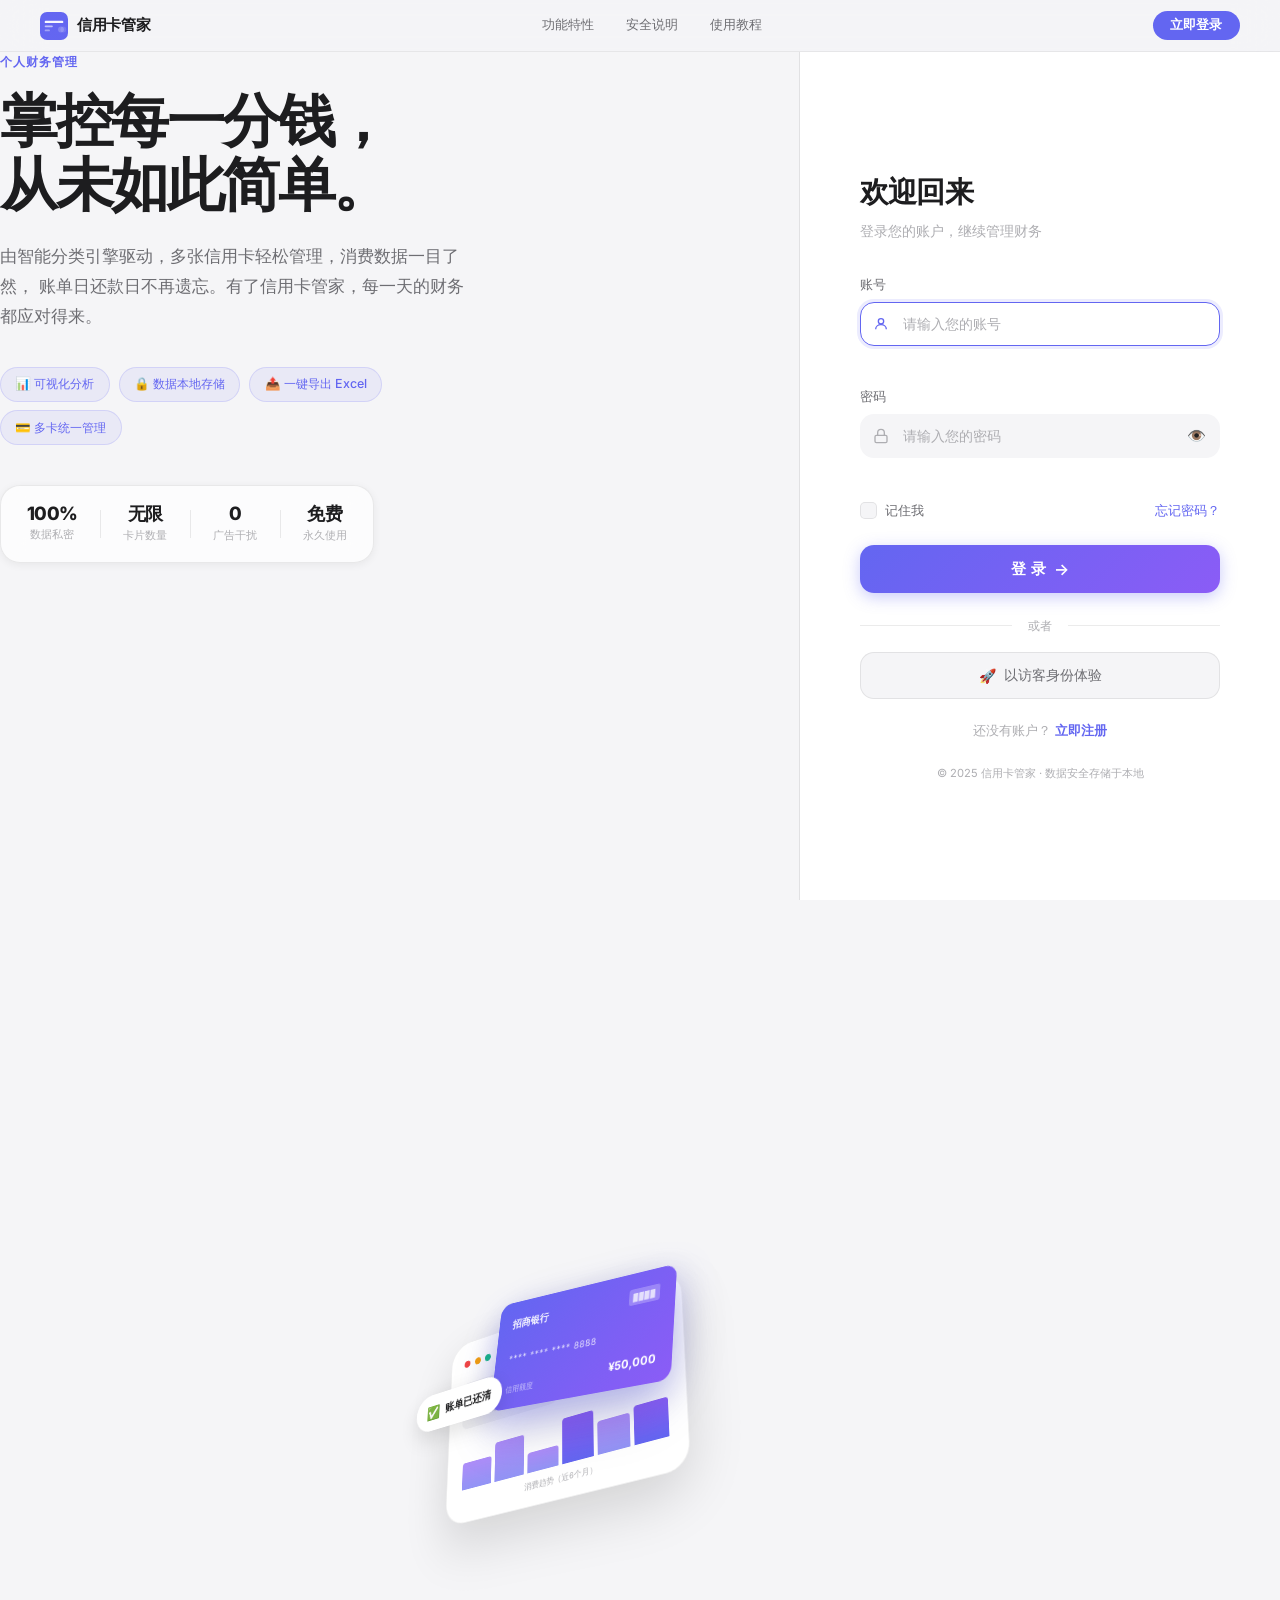
<file: login.html>
<!DOCTYPE html>
<html lang="zh-CN">

<head>
    <meta charset="UTF-8">
    <meta name="viewport" content="width=device-width, initial-scale=1.0">
    <title>登录 - 信用卡管家</title>
    <meta name="description" content="登录信用卡管家，智能管理您的信用卡与消费记录">
    <link rel="preconnect" href="https://fonts.googleapis.com">
    <link rel="preconnect" href="https://fonts.gstatic.com" crossorigin>
    <link href="https://fonts.googleapis.com/css2?family=Inter:wght@300;400;500;600;700;800;900&display=swap" rel="stylesheet">
    <link rel="stylesheet" href="css/login.css">
</head>

<body>

    <!-- 顶部导航栏 -->
    <nav class="top-nav">
        <div class="nav-logo">
            <svg width="28" height="28" viewBox="0 0 48 48" fill="none">
                <rect width="48" height="48" rx="12" fill="url(#navG)"/>
                <rect x="8" y="15" width="32" height="4" rx="2" fill="white" opacity="0.95"/>
                <rect x="8" y="23" width="14" height="3" rx="1.5" fill="white" opacity="0.6"/>
                <rect x="8" y="30" width="9" height="3" rx="1.5" fill="white" opacity="0.4"/>
                <circle cx="36" cy="30" r="5" fill="white" opacity="0.2"/>
                <circle cx="40" cy="30" r="5" fill="white" opacity="0.12"/>
                <defs>
                    <linearGradient id="navG" x1="0" y1="0" x2="48" y2="48">
                        <stop stop-color="#6366f1"/><stop offset="1" stop-color="#8b5cf6"/>
                    </linearGradient>
                </defs>
            </svg>
            <span>信用卡管家</span>
        </div>
        <div class="nav-links">
            <a href="#">功能特性</a>
            <a href="#">安全说明</a>
            <a href="#">使用教程</a>
        </div>
        <button class="nav-cta" id="nav-login-btn">立即登录</button>
    </nav>

    <!-- 主体：左右分栏 -->
    <div class="page-layout">

        <!-- 左侧：Hero 内容区（Apple 风格） -->
        <div class="hero-section">
            <div class="hero-inner">

                <p class="hero-eyebrow">个人财务管理</p>
                <h1 class="hero-title">掌控每一分钱，<br>从未如此简单。</h1>
                <p class="hero-body">
                    由智能分类引擎驱动，多张信用卡轻松管理，消费数据一目了然，
                    账单日还款日不再遗忘。有了信用卡管家，每一天的财务都应对得来。
                </p>

                <!-- 功能标签 -->
                <div class="hero-pills">
                    <span class="pill">📊 可视化分析</span>
                    <span class="pill">🔒 数据本地存储</span>
                    <span class="pill">📤 一键导出 Excel</span>
                    <span class="pill">💳 多卡统一管理</span>
                </div>

                <!-- 数据条 -->
                <div class="hero-stats">
                    <div class="stat-item">
                        <span class="stat-num">100%</span>
                        <span class="stat-txt">数据私密</span>
                    </div>
                    <div class="stat-divider"></div>
                    <div class="stat-item">
                        <span class="stat-num">无限</span>
                        <span class="stat-txt">卡片数量</span>
                    </div>
                    <div class="stat-divider"></div>
                    <div class="stat-item">
                        <span class="stat-num">0</span>
                        <span class="stat-txt">广告干扰</span>
                    </div>
                    <div class="stat-divider"></div>
                    <div class="stat-item">
                        <span class="stat-num">免费</span>
                        <span class="stat-txt">永久使用</span>
                    </div>
                </div>

            </div>

            <!-- 装饰：浮动卡片 UI 预览（Apple 产品图风格） -->
            <div class="hero-visual">
                <div id="scroll-rotator">
                    <div class="ui-card-float ui-card-main">
                        <div class="ui-card-header">
                            <div class="ui-card-dot" style="background:#ef4444"></div>
                            <div class="ui-card-dot" style="background:#f59e0b"></div>
                            <div class="ui-card-dot" style="background:#10b981"></div>
                            <span class="ui-card-title">仪表盘</span>
                        </div>
                        <div class="ui-stats-row">
                            <div class="ui-stat-block">
                                <span class="ui-stat-val">¥24,800</span>
                                <span class="ui-stat-lbl">总信用额度</span>
                            </div>
                            <div class="ui-stat-block ui-accent">
                                <span class="ui-stat-val">¥3,260</span>
                                <span class="ui-stat-lbl">本月消费</span>
                            </div>
                        </div>
                        <div class="ui-bar-chart">
                            <div class="ui-bar" style="height:55%; background: linear-gradient(to top,#6366f1,#8b5cf6)"></div>
                            <div class="ui-bar" style="height:80%; background: linear-gradient(to top,#6366f1,#8b5cf6)"></div>
                            <div class="ui-bar" style="height:40%; background: linear-gradient(to top,#6366f1,#8b5cf6)"></div>
                            <div class="ui-bar" style="height:90%; background: linear-gradient(to top,#6366f1,#8b5cf6); opacity:1"></div>
                            <div class="ui-bar" style="height:65%; background: linear-gradient(to top,#6366f1,#8b5cf6)"></div>
                            <div class="ui-bar" style="height:75%; background: linear-gradient(to top,#6366f1,#8b5cf6)"></div>
                        </div>
                        <div class="ui-label">消费趋势（近6个月）</div>
                    </div>

                    <div class="ui-card-float ui-card-secondary">
                        <div class="ui-credit-card">
                            <div class="uicc-top">
                                <span class="uicc-bank">招商银行</span>
                                <div class="uicc-chip">████</div>
                            </div>
                            <div class="uicc-num">**** **** **** 8888</div>
                            <div class="uicc-bottom">
                                <span class="uicc-lbl">信用额度</span>
                                <span class="uicc-val">¥50,000</span>
                            </div>
                        </div>
                    </div>

                    <div class="ui-card-float ui-card-badge">
                        <span class="badge-icon">✅</span>
                        <span class="badge-txt">账单已还清</span>
                    </div>
                </div>
            </div>
        </div>

        <!-- 右侧：登录表单（固定） -->
        <div class="form-panel">
            <div class="login-card">
                <div class="login-header">
                    <h2 class="login-title">欢迎回来</h2>
                    <p class="login-subtitle">登录您的账户，继续管理财务</p>
                </div>

                <form id="login-form" class="login-form" novalidate>
                    <div class="form-field" id="field-username">
                        <label for="username" class="field-label">账号</label>
                        <div class="input-wrapper">
                            <span class="input-icon">
                                <svg width="16" height="16" viewBox="0 0 24 24" fill="none" stroke="currentColor" stroke-width="2"><circle cx="12" cy="8" r="4"/><path d="M4 20c0-4 3.6-7 8-7s8 3 8 7"/></svg>
                            </span>
                            <input type="text" id="username" name="username" class="field-input"
                                placeholder="请输入您的账号" autocomplete="username" autofocus>
                            <span class="input-clear" id="clear-username" title="清除">✕</span>
                        </div>
                        <span class="field-error" id="error-username"></span>
                    </div>

                    <div class="form-field" id="field-password">
                        <label for="password" class="field-label">密码</label>
                        <div class="input-wrapper">
                            <span class="input-icon">
                                <svg width="16" height="16" viewBox="0 0 24 24" fill="none" stroke="currentColor" stroke-width="2"><rect x="3" y="11" width="18" height="11" rx="2"/><path d="M7 11V7a5 5 0 0 1 10 0v4"/></svg>
                            </span>
                            <input type="password" id="password" name="password" class="field-input"
                                placeholder="请输入您的密码" autocomplete="current-password">
                            <button type="button" class="toggle-password" id="toggle-password" aria-label="切换密码可见性">
                                <span id="eye-icon">👁️</span>
                            </button>
                        </div>
                        <span class="field-error" id="error-password"></span>
                    </div>

                    <div class="form-options">
                        <label class="remember-me" for="remember">
                            <input type="checkbox" id="remember" name="remember">
                            <span class="checkbox-custom"></span>
                            <span class="remember-text">记住我</span>
                        </label>
                        <a href="#" class="forgot-link" id="forgot-link">忘记密码？</a>
                    </div>

                    <button type="submit" class="btn-login" id="btn-login">
                        <span class="btn-text">登 录</span>
                        <span class="btn-loader" id="btn-loader">
                            <span class="loader-dot"></span>
                            <span class="loader-dot"></span>
                            <span class="loader-dot"></span>
                        </span>
                        <span class="btn-arrow">→</span>
                    </button>
                </form>

                <div class="divider">
                    <span class="divider-line"></span>
                    <span class="divider-text">或者</span>
                    <span class="divider-line"></span>
                </div>

                <button type="button" class="btn-guest" id="btn-guest">
                    <span>🚀</span>
                    <span>以访客身份体验</span>
                </button>

                <p class="register-link">
                    还没有账户？
                    <a href="#" id="register-link">立即注册</a>
                </p>
            </div>

            <p class="footer-text">© 2025 信用卡管家 · 数据安全存储于本地</p>
        </div>

    </div>

    <!-- Toast 通知 -->
    <div class="toast-container" id="toast-container"></div>

    <script src="js/login.js"></script>
</body>

</html>
</file>
<file: css/login.css>
/* ===== 信用卡管家 · 登录页面样式（Apple 风格重写） ===== */

/* ——— CSS 变量 ——— */
:root {
    --bg: #f5f5f7;
    --bg-card: #ffffff;
    --text-primary: #1d1d1f;
    --text-secondary: #6e6e73;
    --text-muted: #aeaeb2;
    --accent: #6366f1;
    --accent-2: #8b5cf6;
    --accent-gradient: linear-gradient(135deg, #6366f1 0%, #8b5cf6 100%);
    --border: rgba(0,0,0,0.08);
    --shadow-sm: 0 2px 8px rgba(0,0,0,0.06);
    --shadow-md: 0 8px 32px rgba(0,0,0,0.10);
    --shadow-lg: 0 24px 64px rgba(0,0,0,0.14);
    --radius-sm: 8px;
    --radius-md: 14px;
    --radius-lg: 20px;
    --radius-xl: 28px;
    --ease: cubic-bezier(0.4, 0, 0.2, 1);
}

/* ——— 全局重置 ——— */
*, *::before, *::after { margin:0; padding:0; box-sizing:border-box; }
html { font-size:16px; scroll-behavior:smooth; }
body {
    font-family: 'Inter', -apple-system, BlinkMacSystemFont, 'PingFang SC', 'Hiragino Sans GB', sans-serif;
    background: var(--bg);
    color: var(--text-primary);
    line-height: 1.6;
    min-height: 100vh;
    overflow-x: hidden;
}

/* ==============================
   顶部导航栏
   ============================== */
.top-nav {
    position: fixed;
    top: 0; left: 0; right: 0;
    height: 52px;
    display: flex;
    align-items: center;
    justify-content: space-between;
    padding: 0 2.5rem;
    background: rgba(245,245,247,0.82);
    backdrop-filter: saturate(180%) blur(20px);
    -webkit-backdrop-filter: saturate(180%) blur(20px);
    border-bottom: 1px solid rgba(0,0,0,0.06);
    z-index: 100;
}

.nav-logo {
    display: flex;
    align-items: center;
    gap: 0.55rem;
    font-size: 0.95rem;
    font-weight: 600;
    color: var(--text-primary);
    letter-spacing: -0.2px;
}

.nav-links {
    display: flex;
    gap: 2rem;
}
.nav-links a {
    font-size: 0.8rem;
    color: var(--text-secondary);
    text-decoration: none;
    transition: color 0.2s;
}
.nav-links a:hover { color: var(--text-primary); }

.nav-cta {
    padding: 0.4rem 1.1rem;
    background: var(--accent);
    color: #fff;
    border: none;
    border-radius: 20px;
    font-size: 0.8rem;
    font-weight: 600;
    font-family: inherit;
    cursor: pointer;
    transition: all 0.2s var(--ease);
}
.nav-cta:hover { background: var(--accent-2); transform: translateY(-1px); }

/* ==============================
   页面主布局
   ============================== */
.page-layout {
    display: flex;
    align-items: flex-start;
    padding-top: 52px; /* nav height */
}

/* ==============================
   左侧 Hero 区域 (滚动轨道)
   ============================== */
.hero-section {
    flex: 1;
    position: relative;
    height: 300vh; /* 长滚动区域 */
}

/* 粘性容器：始终在视口内 */
.hero-sticky-container {
    position: sticky;
    top: 52px;
    height: calc(100vh - 52px);
    display: flex;
    flex-direction: column;
    justify-content: center;
    padding: 0 6vw 0 6vw;
    overflow: hidden;
}

/* 右侧分割线 */
.hero-sticky-container::after {
    content: '';
    position: absolute;
    right: 0; top: 10%; height: 80%;
    width: 1px;
    background: linear-gradient(to bottom, transparent, rgba(0,0,0,0.09) 20%, rgba(0,0,0,0.09) 80%, transparent);
}

.hero-inner {
    max-width: 480px;
    position: relative;
    z-index: 2;
}

/* 类别标签 */
.hero-eyebrow {
    font-size: 0.78rem;
    font-weight: 600;
    letter-spacing: 0.08em;
    text-transform: uppercase;
    color: var(--accent);
    margin-bottom: 1rem;
}

/* 超大标题 */
.hero-title {
    font-size: clamp(2.4rem, 4.5vw, 4rem);
    font-weight: 800;
    line-height: 1.12;
    letter-spacing: -2.5px;
    color: var(--text-primary);
    margin-bottom: 1.5rem;
}

/* 说明段落 */
.hero-body {
    font-size: 1.05rem;
    font-weight: 400;
    color: var(--text-secondary);
    line-height: 1.8;
    max-width: 480px;
    margin-bottom: 2.2rem;
}

/* 功能标签 Pill */
.hero-pills {
    display: flex;
    flex-wrap: wrap;
    gap: 0.55rem;
    margin-bottom: 2.5rem;
}
.pill {
    display: inline-flex;
    align-items: center;
    gap: 0.35rem;
    padding: 0.4rem 0.9rem;
    background: rgba(99,102,241,0.08);
    color: var(--accent);
    border: 1px solid rgba(99,102,241,0.18);
    border-radius: 100px;
    font-size: 0.78rem;
    font-weight: 500;
    white-space: nowrap;
}

/* 数据信任区 */
.hero-stats {
    display: flex;
    align-items: center;
    gap: 0;
    padding: 1.1rem 1.6rem;
    background: rgba(255,255,255,0.7);
    border: 1px solid var(--border);
    border-radius: var(--radius-lg);
    backdrop-filter: blur(12px);
    box-shadow: var(--shadow-sm);
    width: fit-content;
}
.stat-item {
    display: flex;
    flex-direction: column;
    align-items: center;
    padding: 0 1.4rem;
    gap: 0.15rem;
}
.stat-item:first-child { padding-left: 0; }
.stat-item:last-child  { padding-right: 0; }
.stat-num {
    font-size: 1.15rem;
    font-weight: 800;
    color: var(--text-primary);
    letter-spacing: -0.5px;
    line-height: 1;
}
.stat-txt {
    font-size: 0.68rem;
    color: var(--text-muted);
    white-space: nowrap;
    margin-top: 2px;
}
.stat-divider {
    width: 1px;
    height: 28px;
    background: var(--border);
    flex-shrink: 0;
}

/* ——— 浮动 UI 预览（Apple 产品图风格） ——— */
.hero-visual {
    position: absolute;
    right: 0px;
    bottom: 50%;
    transform: translateY(50%);
    width: 480px;
    height: 480px;
    perspective: 1200px;
    z-index: 1;
    pointer-events: none;
}

#scroll-rotator {
    width: 100%;
    height: 100%;
    position: relative;
    transform-style: preserve-3d;
    /* 初始状态通过 JS 或者 CSS 设置 */
    transform: rotateX(25deg) rotateY(-35deg) scale(0.9);
    transition: transform 0.1s linear;
}

/* 主 UI 卡片 */
.ui-card-float {
    position: absolute;
    border-radius: var(--radius-xl);
    box-shadow: var(--shadow-lg);
}

.ui-card-main {
    width: 320px;
    background: white;
    padding: 1.2rem 1.2rem 1rem;
    top: 50%; left: 50%;
    transform: translate(-50%, -50%);
    border: 1px solid rgba(0,0,0,0.06);
}

.ui-card-header {
    display: flex;
    align-items: center;
    gap: 0.4rem;
    margin-bottom: 1rem;
}
.ui-card-dot {
    width: 9px; height: 9px;
    border-radius: 50%;
}
.ui-card-title {
    font-size: 0.72rem;
    font-weight: 600;
    color: var(--text-muted);
    margin-left: 0.3rem;
}

.ui-stats-row {
    display: flex;
    gap: 0.6rem;
    margin-bottom: 1rem;
}
.ui-stat-block {
    flex: 1;
    padding: 0.6rem 0.8rem;
    background: var(--bg);
    border-radius: var(--radius-sm);
    display: flex;
    flex-direction: column;
    gap: 0.15rem;
}
.ui-stat-block.ui-accent {
    background: rgba(99,102,241,0.08);
}
.ui-stat-val {
    font-size: 0.9rem;
    font-weight: 700;
    color: var(--text-primary);
    letter-spacing: -0.3px;
}
.ui-stat-lbl {
    font-size: 0.62rem;
    color: var(--text-muted);
}

.ui-bar-chart {
    display: flex;
    align-items: flex-end;
    gap: 5px;
    height: 60px;
    padding: 0 0.2rem;
    margin-bottom: 0.5rem;
}
.ui-bar {
    flex: 1;
    border-radius: 4px 4px 0 0;
    opacity: 0.7;
    transition: opacity 0.2s;
}
.ui-bar:last-child { opacity: 1; }

.ui-label {
    font-size: 0.6rem;
    color: var(--text-muted);
    text-align: center;
}

/* 次级：信用卡预览 */
.ui-card-secondary {
    width: 220px;
    top: 50%;
    left: 50%;
    transform: translate(-10%, -60%) rotate(6deg) translateZ(80px);
}
.ui-credit-card {
    background: linear-gradient(135deg, #6366f1, #8b5cf6);
    border-radius: 14px;
    padding: 1.1rem 1.1rem 0.9rem;
    color: white;
    box-shadow: 0 16px 40px rgba(99,102,241,0.4);
}
.uicc-top {
    display: flex;
    justify-content: space-between;
    align-items: center;
    margin-bottom: 1.5rem;
}
.uicc-bank { font-size: 0.72rem; font-weight: 700; opacity: 0.95; }
.uicc-chip {
    font-size: 0.5rem;
    background: rgba(255,255,255,0.3);
    padding: 3px 5px;
    border-radius: 3px;
    letter-spacing: 1px;
    opacity: 0.8;
}
.uicc-num { font-size: 0.65rem; letter-spacing: 1px; opacity: 0.8; margin-bottom: 0.8rem; }
.uicc-bottom { display: flex; justify-content: space-between; align-items: flex-end; }
.uicc-lbl { font-size: 0.55rem; opacity: 0.6; }
.uicc-val { font-size: 0.8rem; font-weight: 700; }

/* 小徽章 */
.ui-card-badge {
    display: flex;
    align-items: center;
    gap: 0.4rem;
    padding: 0.55rem 0.9rem;
    background: white;
    border-radius: 100px;
    top: 50%;
    left: 50%;
    transform: translate(-80%, 60%) translateZ(120px);
    box-shadow: 0 8px 24px rgba(0,0,0,0.12);
    font-size: 0.74rem;
    font-weight: 600;
    color: var(--text-primary);
}
.badge-icon { font-size: 0.9rem; }

/* ==============================
   右侧登录表单
   ============================== */
.form-panel {
    width: 480px;
    flex-shrink: 0;
    display: flex;
    flex-direction: column;
    align-items: center;
    justify-content: center;
    padding: 2rem 2.5rem;
    gap: 1.5rem;
    background: white;
    box-shadow: -1px 0 0 var(--border);
    position: sticky;
    top: 52px;
    height: calc(100vh - 52px);
}

/* 登录卡片 */
.login-card {
    width: 100%;
    max-width: 360px;
    animation: formIn 0.8s var(--ease) 0.15s both;
}
@keyframes formIn {
    from { opacity:0; transform: translateY(16px); }
    to   { opacity:1; transform: translateY(0); }
}

.login-header { margin-bottom: 2rem; }
.login-title {
    font-size: 1.8rem;
    font-weight: 700;
    letter-spacing: -0.8px;
    color: var(--text-primary);
    margin-bottom: 0.3rem;
}
.login-subtitle {
    font-size: 0.875rem;
    color: var(--text-muted);
}

/* ——— 表单字段 ——— */
.login-form {
    display: flex;
    flex-direction: column;
    gap: 1.1rem;
}
.form-field {
    display: flex;
    flex-direction: column;
    gap: 0.4rem;
}
.field-label {
    font-size: 0.82rem;
    font-weight: 500;
    color: var(--text-secondary);
}

.input-wrapper {
    position: relative;
    display: flex;
    align-items: center;
}
.input-icon {
    position: absolute;
    left: 13px;
    color: var(--text-muted);
    display: flex;
    pointer-events: none;
    transition: color 0.2s;
}
.field-input {
    width: 100%;
    padding: 0.8rem 2.8rem 0.8rem 2.6rem;
    background: var(--bg);
    border: 1.5px solid transparent;
    border-radius: var(--radius-md);
    color: var(--text-primary);
    font-size: 0.9rem;
    font-family: inherit;
    transition: all 0.2s var(--ease);
    outline: none;
}
.field-input::placeholder { color: var(--text-muted); }
.field-input:focus {
    background: #fff;
    border-color: var(--accent);
    box-shadow: 0 0 0 3px rgba(99,102,241,0.12);
}
.field-input:focus + .input-icon + * { /* not quite right, use wrapper */ }
.input-wrapper:focus-within .input-icon { color: var(--accent); }

/* 错误 */
.form-field.has-error .field-input {
    border-color: #ef4444;
    box-shadow: 0 0 0 3px rgba(239,68,68,0.1);
}
.field-error {
    font-size: 0.78rem;
    color: #ef4444;
    min-height: 1rem;
    opacity: 0;
    transform: translateY(-3px);
    transition: all 0.18s;
}
.field-error.visible { opacity:1; transform: translateY(0); }

/* 成功 */
.form-field.is-valid .field-input { border-color: #10b981; }

/* 清除按钮 */
.input-clear {
    position: absolute;
    right: 12px;
    cursor: pointer;
    font-size: 0.7rem;
    color: var(--text-muted);
    opacity: 0;
    transition: all 0.15s;
    user-select: none;
    padding: 4px;
    border-radius: 50%;
}
.input-clear.visible { opacity:1; }
.input-clear:hover { color: var(--text-primary); background: rgba(0,0,0,0.06); }

/* 密码眼睛 */
.toggle-password {
    position: absolute;
    right: 10px;
    background: none;
    border: none;
    cursor: pointer;
    color: var(--text-muted);
    font-size: 0.95rem;
    padding: 4px;
    border-radius: 4px;
    line-height: 1;
    display: flex;
    align-items: center;
    transition: all 0.15s;
}
.toggle-password:hover { color: var(--text-primary); background: rgba(0,0,0,0.05); }

/* 表单选项 */
.form-options {
    display: flex;
    justify-content: space-between;
    align-items: center;
    margin-top: 0.1rem;
}
.remember-me {
    display: flex;
    align-items: center;
    gap: 0.5rem;
    cursor: pointer;
    user-select: none;
}
.remember-me input[type="checkbox"] { display: none; }
.checkbox-custom {
    width: 17px; height: 17px;
    border: 1.5px solid var(--border);
    border-radius: 5px;
    background: var(--bg);
    display: flex;
    align-items: center;
    justify-content: center;
    transition: all 0.15s;
    flex-shrink: 0;
}
.remember-me input:checked ~ .checkbox-custom {
    background: var(--accent);
    border-color: transparent;
}
.remember-me input:checked ~ .checkbox-custom::after {
    content: '✓';
    font-size: 0.65rem;
    color: white;
    font-weight: 800;
}
.remember-text { font-size: 0.83rem; color: var(--text-secondary); }
.forgot-link {
    font-size: 0.83rem;
    color: var(--accent);
    text-decoration: none;
    font-weight: 500;
    transition: opacity 0.15s;
}
.forgot-link:hover { opacity: 0.7; text-decoration: underline; }

/* ——— 登录按钮 ——— */
.btn-login {
    width: 100%;
    padding: 0.85rem 1.5rem;
    background: var(--accent-gradient);
    color: white;
    border: none;
    border-radius: var(--radius-md);
    font-size: 0.95rem;
    font-weight: 600;
    font-family: inherit;
    cursor: pointer;
    display: flex;
    align-items: center;
    justify-content: center;
    gap: 0.5rem;
    transition: all 0.2s var(--ease);
    box-shadow: 0 4px 16px rgba(99,102,241,0.35);
    position: relative;
    overflow: hidden;
    margin-top: 0.4rem;
}
.btn-login::before {
    content: '';
    position: absolute;
    inset: 0;
    background: rgba(255,255,255,0.12);
    opacity: 0;
    transition: opacity 0.15s;
}
.btn-login:hover { transform: translateY(-1px); box-shadow: 0 8px 24px rgba(99,102,241,0.45); }
.btn-login:hover::before { opacity: 1; }
.btn-login:active { transform: translateY(0); }
.btn-login.loading .btn-text,
.btn-login.loading .btn-arrow { opacity:0; width:0; overflow:hidden; }
.btn-login.loading .btn-loader { display:flex; }
.btn-text { letter-spacing: 0.5px; }
.btn-arrow { font-size: 1rem; transition: transform 0.2s; }
.btn-login:hover .btn-arrow { transform: translateX(3px); }
.btn-loader { display:none; align-items:center; gap:4px; }
.loader-dot {
    width: 6px; height: 6px;
    background: white;
    border-radius: 50%;
    animation: dotBounce 1.2s ease-in-out infinite;
}
.loader-dot:nth-child(2) { animation-delay: 0.15s; }
.loader-dot:nth-child(3) { animation-delay: 0.3s; }
@keyframes dotBounce {
    0%,80%,100% { transform: scale(0.6); opacity:0.5; }
    40% { transform: scale(1); opacity:1; }
}

/* ——— 分割线 ——— */
.divider {
    display: flex;
    align-items: center;
    gap: 1rem;
    margin: 1.4rem 0 1.1rem;
}
.divider-line { flex:1; height:1px; background: var(--border); }
.divider-text { font-size: 0.75rem; color: var(--text-muted); white-space: nowrap; }

/* ——— 访客按钮 ——— */
.btn-guest {
    width: 100%;
    padding: 0.8rem 1.5rem;
    background: var(--bg);
    color: var(--text-secondary);
    border: 1.5px solid var(--border);
    border-radius: var(--radius-md);
    font-size: 0.875rem;
    font-weight: 500;
    font-family: inherit;
    cursor: pointer;
    display: flex;
    align-items: center;
    justify-content: center;
    gap: 0.5rem;
    transition: all 0.2s var(--ease);
}
.btn-guest:hover {
    background: rgba(0,0,0,0.04);
    border-color: rgba(0,0,0,0.15);
    color: var(--text-primary);
    transform: translateY(-1px);
}

/* 注册链接 */
.register-link {
    text-align: center;
    font-size: 0.83rem;
    color: var(--text-muted);
    margin-top: 1.3rem;
}
.register-link a {
    color: var(--accent);
    text-decoration: none;
    font-weight: 600;
}
.register-link a:hover { text-decoration: underline; }

/* 底部版权 */
.footer-text {
    font-size: 0.7rem;
    color: var(--text-muted);
    text-align: center;
}

/* ==============================
   Toast 通知
   ============================== */
.toast-container {
    position: fixed;
    top: 4rem; right: 1.5rem;
    z-index: 200;
    display: flex;
    flex-direction: column;
    gap: 0.6rem;
}
.toast {
    display: flex;
    align-items: center;
    gap: 0.7rem;
    padding: 0.85rem 1.2rem;
    border-radius: var(--radius-md);
    background: white;
    box-shadow: var(--shadow-md);
    font-size: 0.865rem;
    font-weight: 500;
    min-width: 240px;
    border: 1px solid var(--border);
    animation: toastIn 0.28s var(--ease);
}
.toast.success { border-left: 3px solid #10b981; }
.toast.error   { border-left: 3px solid #ef4444; }
@keyframes toastIn {
    from { opacity:0; transform: translateX(16px); }
    to   { opacity:1; transform: translateX(0); }
}

/* ==============================
   响应式
   ============================== */
@media (max-width: 1024px) {
    .hero-visual { display: none; }
    .hero-section { padding: 4rem 4vw; }
}

@media (max-width: 860px) {
    .page-layout { flex-direction: column; }
    .hero-section {
        min-height: auto;
        padding: 3rem 2rem 2rem;
    }
    .hero-section::after { display: none; }
    .form-panel {
        width: 100%;
        min-height: auto;
        padding: 2rem 1.5rem 3rem;
        box-shadow: none;
        border-top: 1px solid var(--border);
    }
    .hero-stats { flex-wrap: wrap; }
    .nav-links { display: none; }
}

@media (max-width: 480px) {
    .hero-title { font-size: 2rem; letter-spacing: -1.5px; }
    .hero-pills { gap: 0.4rem; }
    .pill { font-size: 0.72rem; padding: 0.35rem 0.75rem; }
}
</file>
